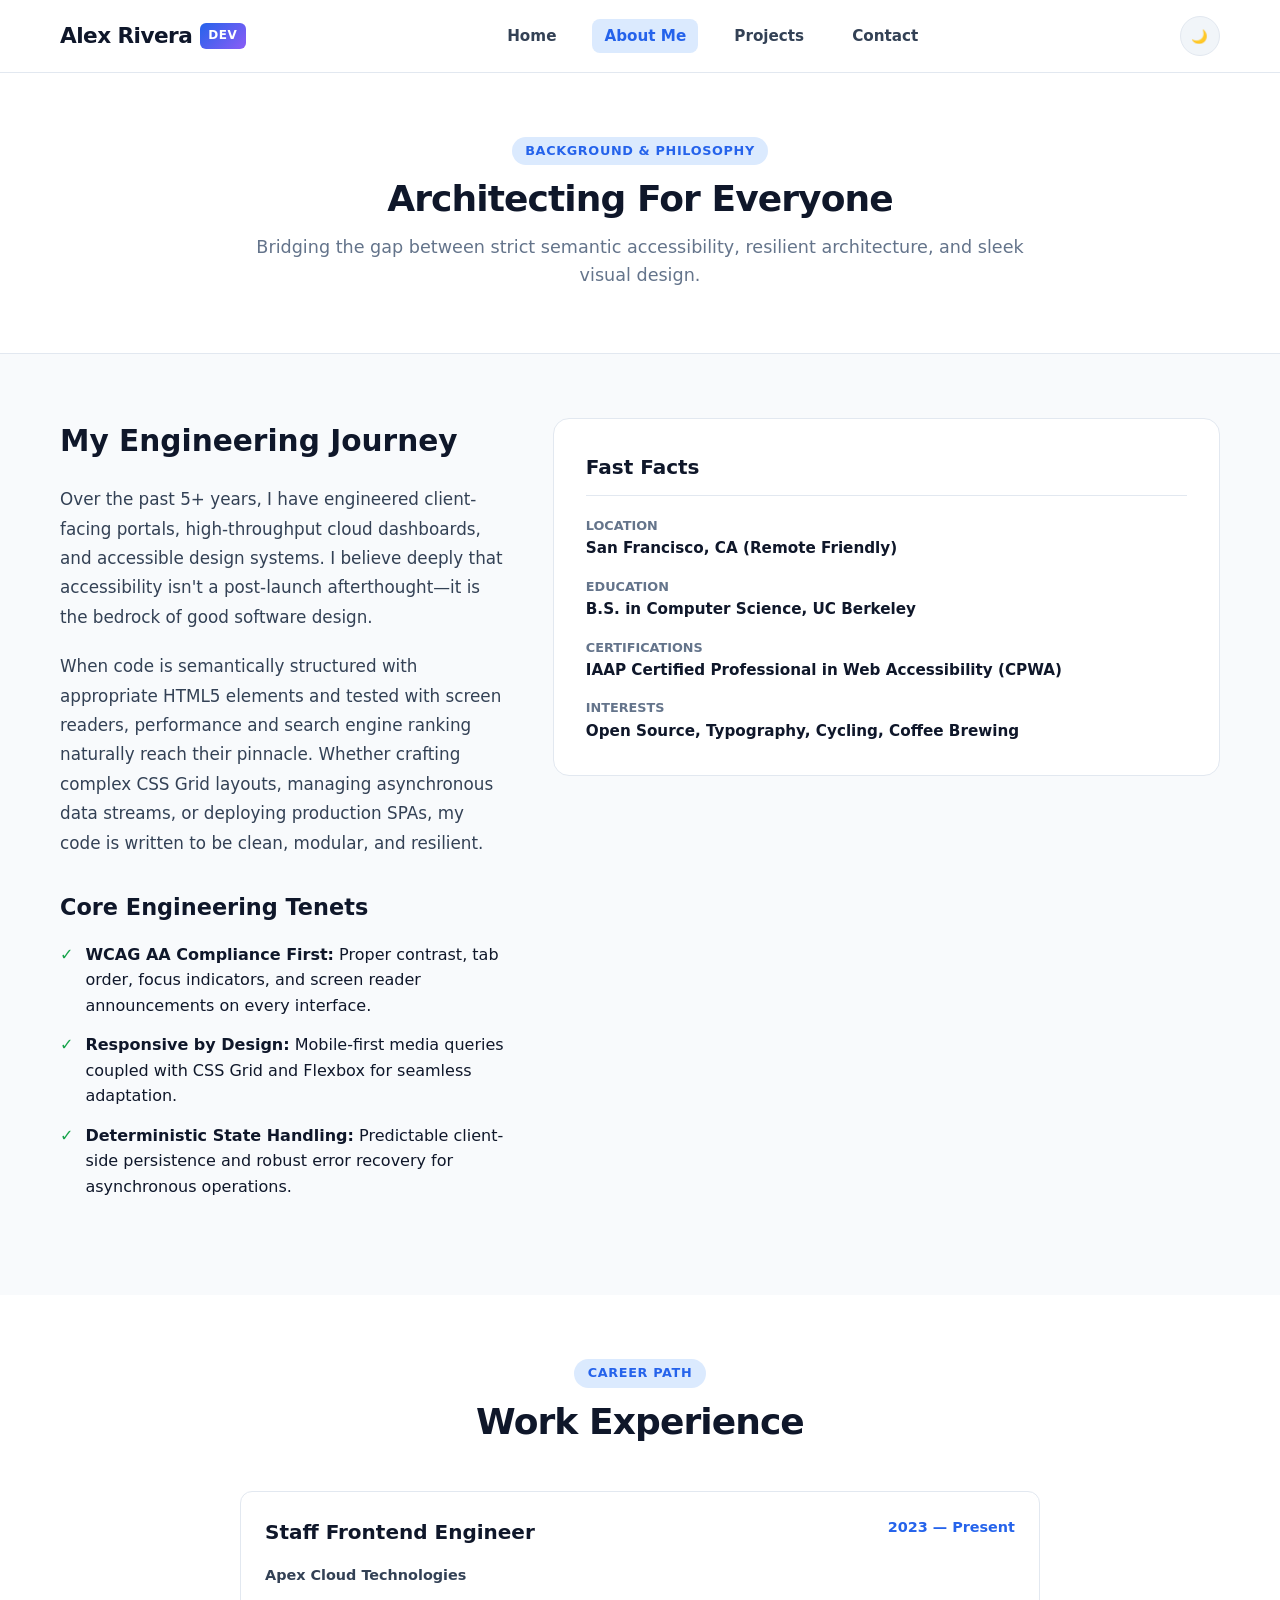
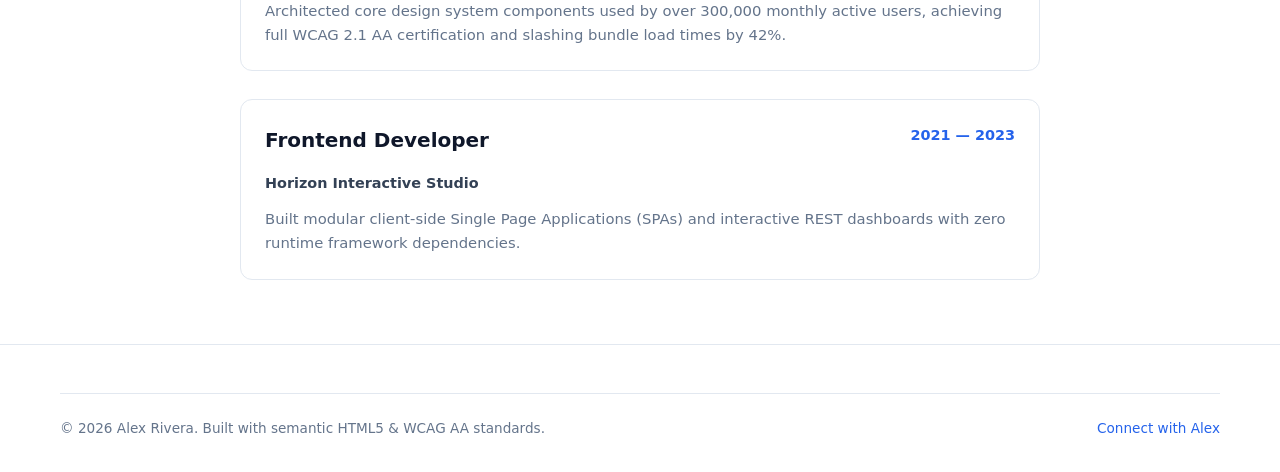
<file: about.html>
<!DOCTYPE html>
<html lang="en" data-theme="light">
<head>
  <meta charset="UTF-8">
  <meta name="viewport" content="width=device-width, initial-scale=1.0">
  
  <title>About Me | Alex Rivera - Senior Full-Stack Engineer</title>
  <meta name="description" content="Learn about Alex Rivera's background, professional experience, engineering philosophy, and technical skills in accessible web development.">
  <meta name="keywords" content="About Alex Rivera, Full-Stack Developer Biography, Frontend Engineer Experience">
  <meta name="author" content="Alex Rivera">
  <link rel="canonical" href="https://alexrivera.dev/about.html">

  <meta property="og:type" content="profile">
  <meta property="og:title" content="About Alex Rivera | Full-Stack Engineer">
  <meta property="og:description" content="Background, engineering ethos, and professional timeline.">
  <link rel="stylesheet" href="css/styles.css">
</head>
<body>

  <a href="#main-content" class="skip-link">Skip to main content</a>

  <header class="site-header" role="banner">
    <div class="container header-inner">
      <a href="index.html" class="brand-logo" aria-label="Alex Rivera Portfolio Home">
        <span>Alex Rivera</span>
        <span class="brand-badge" aria-hidden="true">DEV</span>
      </a>

      <nav id="primary-nav" class="site-nav" role="navigation" aria-label="Main Navigation">
        <ul class="nav-list">
          <li><a href="index.html" class="nav-link">Home</a></li>
          <li><a href="about.html" class="nav-link" aria-current="page">About Me</a></li>
          <li><a href="projects.html" class="nav-link">Projects</a></li>
          <li><a href="contact.html" class="nav-link">Contact</a></li>
        </ul>
      </nav>

      <div class="header-actions">
        <button id="theme-toggle" class="theme-toggle-btn" aria-label="Switch between light and dark mode" type="button">
          <span class="theme-icon" aria-hidden="true">🌙</span>
        </button>
        <button id="mobile-menu-btn" class="mobile-menu-btn" aria-label="Open main menu" aria-expanded="false" aria-controls="primary-nav" type="button">
          <span aria-hidden="true">☰</span>
        </button>
      </div>
    </div>
  </header>

  <main id="main-content" role="main">
    <!-- About Header -->
    <section class="section-py" aria-labelledby="about-title" style="background-color: var(--bg-secondary); border-bottom: 1px solid var(--border-color);">
      <div class="container">
        <div class="section-title-wrap" style="margin-bottom: 0;">
          <span class="section-badge">Background & Philosophy</span>
          <h1 id="about-title" class="section-title">Architecting For Everyone</h1>
          <p class="section-subtitle">Bridging the gap between strict semantic accessibility, resilient architecture, and sleek visual design.</p>
        </div>
      </div>
    </section>

    <!-- Bio & Philosophy Section -->
    <section class="section-py" aria-labelledby="bio-heading">
      <div class="container">
        <div class="contact-layout">
          <!-- Main Narrative Article -->
          <article>
            <h2 id="bio-heading" style="font-size: 1.85rem; margin-bottom: 1.25rem;">My Engineering Journey</h2>
            <p style="font-size: 1.05rem; color: var(--text-secondary); margin-bottom: 1.25rem; line-height: 1.75;">
              Over the past 5+ years, I have engineered client-facing portals, high-throughput cloud dashboards, and accessible design systems. I believe deeply that accessibility isn't a post-launch afterthought—it is the bedrock of good software design.
            </p>
            <p style="font-size: 1.05rem; color: var(--text-secondary); margin-bottom: 1.5rem; line-height: 1.75;">
              When code is semantically structured with appropriate HTML5 elements and tested with screen readers, performance and search engine ranking naturally reach their pinnacle. Whether crafting complex CSS Grid layouts, managing asynchronous data streams, or deploying production SPAs, my code is written to be clean, modular, and resilient.
            </p>

            <h3 style="font-size: 1.4rem; margin-top: 2rem; margin-bottom: 1rem;">Core Engineering Tenets</h3>
            <ul style="list-style-type: none; display: flex; flex-direction: column; gap: 0.85rem; margin-bottom: 2rem;">
              <li style="display: flex; gap: 0.75rem; align-items: flex-start;">
                <span style="color: var(--success); font-weight: bold;">✓</span>
                <span><strong>WCAG AA Compliance First:</strong> Proper contrast, tab order, focus indicators, and screen reader announcements on every interface.</span>
              </li>
              <li style="display: flex; gap: 0.75rem; align-items: flex-start;">
                <span style="color: var(--success); font-weight: bold;">✓</span>
                <span><strong>Responsive by Design:</strong> Mobile-first media queries coupled with CSS Grid and Flexbox for seamless adaptation.</span>
              </li>
              <li style="display: flex; gap: 0.75rem; align-items: flex-start;">
                <span style="color: var(--success); font-weight: bold;">✓</span>
                <span><strong>Deterministic State Handling:</strong> Predictable client-side persistence and robust error recovery for asynchronous operations.</span>
              </li>
            </ul>
          </article>

          <!-- Aside: Highlights & Quick Facts -->
          <aside aria-label="Quick Highlights" style="background: var(--bg-card); border: 1px solid var(--border-color); border-radius: var(--radius-xl); padding: 2rem; height: fit-content;">
            <h3 style="font-size: 1.25rem; margin-bottom: 1.25rem; border-bottom: 1px solid var(--border-color); padding-bottom: 0.75rem;">Fast Facts</h3>
            <dl style="display: grid; grid-template-columns: 1fr; gap: 1rem; font-size: 0.95rem;">
              <div>
                <dt style="color: var(--text-muted); font-size: 0.8rem; text-transform: uppercase; font-weight: 700;">Location</dt>
                <dd style="font-weight: 600; color: var(--text-primary);">San Francisco, CA (Remote Friendly)</dd>
              </div>
              <div>
                <dt style="color: var(--text-muted); font-size: 0.8rem; text-transform: uppercase; font-weight: 700;">Education</dt>
                <dd style="font-weight: 600; color: var(--text-primary);">B.S. in Computer Science, UC Berkeley</dd>
              </div>
              <div>
                <dt style="color: var(--text-muted); font-size: 0.8rem; text-transform: uppercase; font-weight: 700;">Certifications</dt>
                <dd style="font-weight: 600; color: var(--text-primary);">IAAP Certified Professional in Web Accessibility (CPWA)</dd>
              </div>
              <div>
                <dt style="color: var(--text-muted); font-size: 0.8rem; text-transform: uppercase; font-weight: 700;">Interests</dt>
                <dd style="font-weight: 600; color: var(--text-primary);">Open Source, Typography, Cycling, Coffee Brewing</dd>
              </div>
            </dl>
          </aside>
        </div>
      </div>
    </section>

    <!-- Experience Timeline -->
    <section class="section-py" aria-labelledby="experience-heading" style="background-color: var(--bg-secondary);">
      <div class="container">
        <div class="section-title-wrap">
          <span class="section-badge">Career Path</span>
          <h2 id="experience-heading" class="section-title">Work Experience</h2>
        </div>

        <div style="max-width: 800px; margin: 0 auto; display: flex; flex-direction: column; gap: 1.75rem;">
          <article class="skill-card" style="position: relative;">
            <div style="display: flex; justify-content: space-between; flex-wrap: wrap; gap: 0.5rem; margin-bottom: 0.5rem;">
              <h3 style="font-size: 1.25rem;">Staff Frontend Engineer</h3>
              <time datetime="2023" style="color: var(--accent-primary); font-weight: 700; font-size: 0.9rem;">2023 — Present</time>
            </div>
            <p style="font-weight: 600; color: var(--text-secondary); margin-bottom: 0.75rem;">Apex Cloud Technologies</p>
            <p style="color: var(--text-muted); font-size: 0.925rem;">
              Architected core design system components used by over 300,000 monthly active users, achieving full WCAG 2.1 AA certification and slashing bundle load times by 42%.
            </p>
          </article>

          <article class="skill-card" style="position: relative;">
            <div style="display: flex; justify-content: space-between; flex-wrap: wrap; gap: 0.5rem; margin-bottom: 0.5rem;">
              <h3 style="font-size: 1.25rem;">Frontend Developer</h3>
              <time datetime="2021" style="color: var(--accent-primary); font-weight: 700; font-size: 0.9rem;">2021 — 2023</time>
            </div>
            <p style="font-weight: 600; color: var(--text-secondary); margin-bottom: 0.75rem;">Horizon Interactive Studio</p>
            <p style="color: var(--text-muted); font-size: 0.925rem;">
              Built modular client-side Single Page Applications (SPAs) and interactive REST dashboards with zero runtime framework dependencies.
            </p>
          </article>
        </div>
      </div>
    </section>
  </main>

  <footer class="site-footer" role="contentinfo">
    <div class="container">
      <div class="footer-bottom">
        <p>&copy; 2026 Alex Rivera. Built with semantic HTML5 & WCAG AA standards.</p>
        <p><a href="contact.html">Connect with Alex</a></p>
      </div>
    </div>
  </footer>

  <script src="js/main.js"></script>
</body>
</html>
</file>
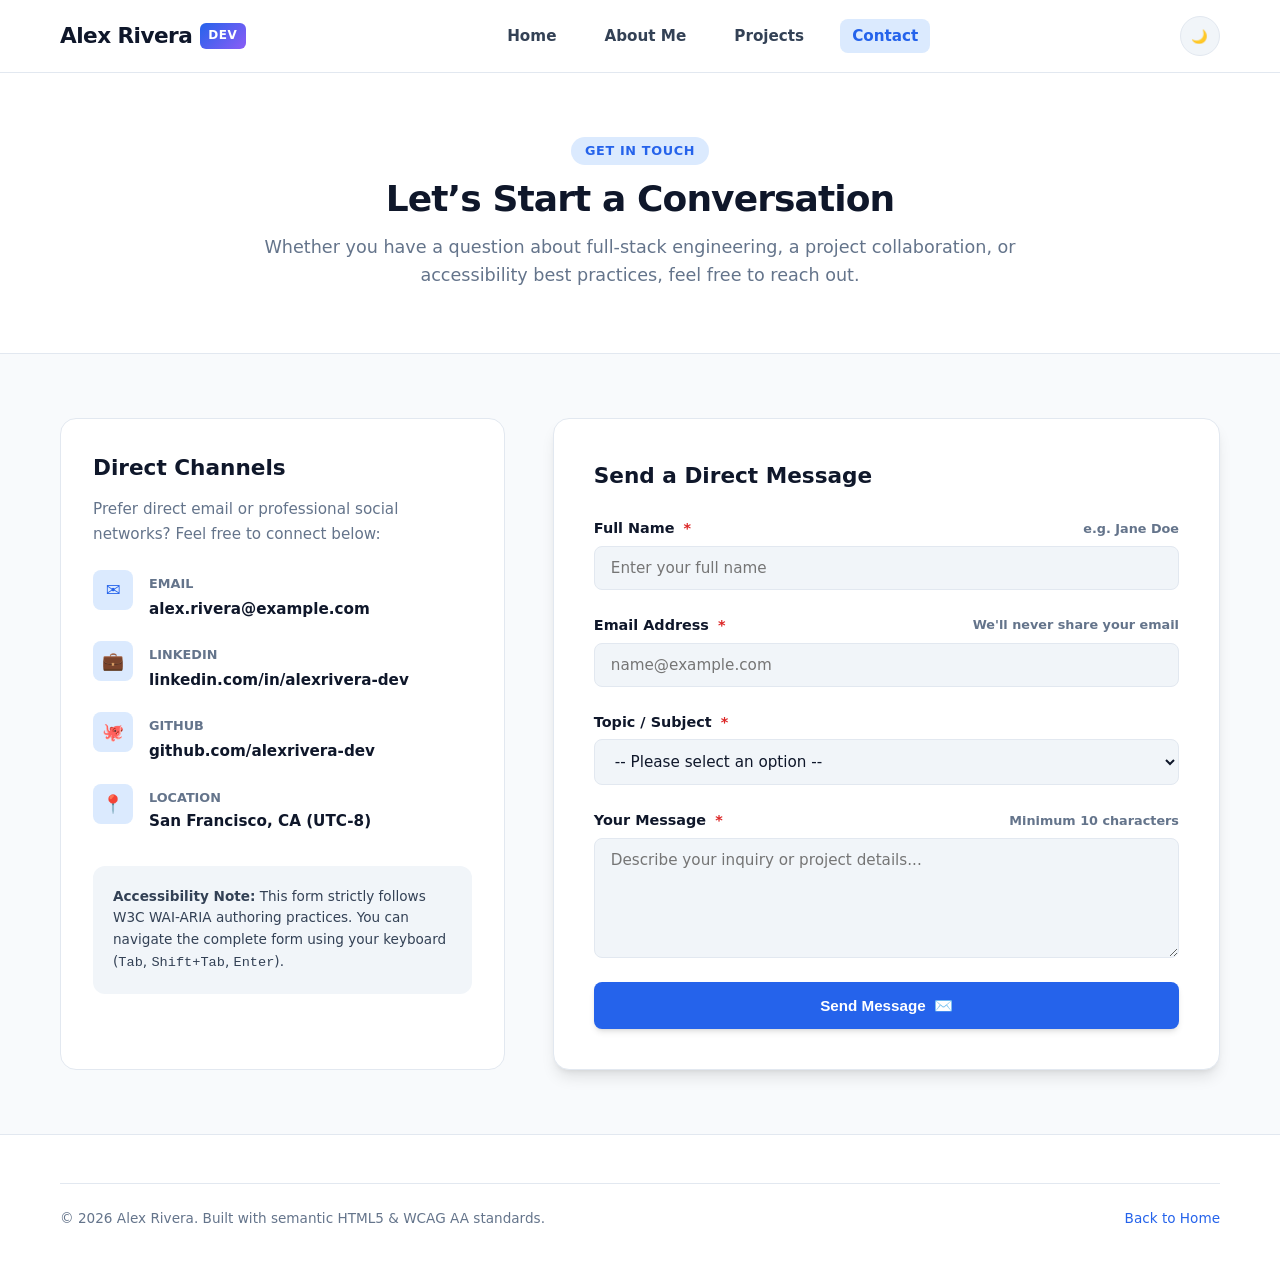
<file: contact.html>
<!DOCTYPE html>
<html lang="en" data-theme="light">
<head>
  <meta charset="UTF-8">
  <meta name="viewport" content="width=device-width, initial-scale=1.0">
  
  <title>Contact Alex Rivera | Accessible Web Engineering Inquiries</title>
  <meta name="description" content="Reach out to Alex Rivera for full-stack engineering opportunities, consultation, or technical inquiries. Accessible, tab-navigable contact form.">
  <meta name="keywords" content="Contact Alex Rivera, Hire Frontend Developer, Full-Stack Engineer Inquiry, Web Development Contact">
  <meta name="author" content="Alex Rivera">
  <link rel="canonical" href="https://alexrivera.dev/contact.html">

  <meta property="og:type" content="website">
  <meta property="og:title" content="Contact Alex Rivera | Accessible Web Engineering">
  <meta property="og:description" content="Send a message or schedule a consultation. Fully accessible and tab-navigable form.">
  <link rel="stylesheet" href="css/styles.css">
</head>
<body>

  <a href="#main-content" class="skip-link">Skip to main content</a>

  <header class="site-header" role="banner">
    <div class="container header-inner">
      <a href="index.html" class="brand-logo" aria-label="Alex Rivera Portfolio Home">
        <span>Alex Rivera</span>
        <span class="brand-badge" aria-hidden="true">DEV</span>
      </a>

      <nav id="primary-nav" class="site-nav" role="navigation" aria-label="Main Navigation">
        <ul class="nav-list">
          <li><a href="index.html" class="nav-link">Home</a></li>
          <li><a href="about.html" class="nav-link">About Me</a></li>
          <li><a href="projects.html" class="nav-link">Projects</a></li>
          <li><a href="contact.html" class="nav-link" aria-current="page">Contact</a></li>
        </ul>
      </nav>

      <div class="header-actions">
        <button id="theme-toggle" class="theme-toggle-btn" aria-label="Switch between light and dark mode" type="button">
          <span class="theme-icon" aria-hidden="true">🌙</span>
        </button>
        <button id="mobile-menu-btn" class="mobile-menu-btn" aria-label="Open main menu" aria-expanded="false" aria-controls="primary-nav" type="button">
          <span aria-hidden="true">☰</span>
        </button>
      </div>
    </div>
  </header>

  <main id="main-content" role="main">
    <section class="section-py" aria-labelledby="contact-heading" style="background-color: var(--bg-secondary); border-bottom: 1px solid var(--border-color);">
      <div class="container">
        <div class="section-title-wrap" style="margin-bottom: 0;">
          <span class="section-badge">Get In Touch</span>
          <h1 id="contact-heading" class="section-title">Let’s Start a Conversation</h1>
          <p class="section-subtitle">Whether you have a question about full-stack engineering, a project collaboration, or accessibility best practices, feel free to reach out.</p>
        </div>
      </div>
    </section>

    <section class="section-py">
      <div class="container">
        <div class="contact-layout">
          
          <!-- Contact Methods & Details Aside -->
          <aside class="contact-info-card" aria-label="Direct contact details">
            <h2 style="font-size: 1.35rem; margin-bottom: 0.75rem;">Direct Channels</h2>
            <p style="color: var(--text-muted); font-size: 0.95rem;">Prefer direct email or professional social networks? Feel free to connect below:</p>

            <ul class="contact-method-list">
              <li class="contact-method-item">
                <div class="contact-icon-bubble" aria-hidden="true">✉️</div>
                <div>
                  <span class="contact-method-label">Email</span>
                  <div><a href="mailto:alex.rivera@example.com" class="contact-method-val">alex.rivera@example.com</a></div>
                </div>
              </li>

              <li class="contact-method-item">
                <div class="contact-icon-bubble" aria-hidden="true">💼</div>
                <div>
                  <span class="contact-method-label">LinkedIn</span>
                  <div><a href="https://linkedin.com" target="_blank" rel="noopener noreferrer" class="contact-method-val">linkedin.com/in/alexrivera-dev</a></div>
                </div>
              </li>

              <li class="contact-method-item">
                <div class="contact-icon-bubble" aria-hidden="true">🐙</div>
                <div>
                  <span class="contact-method-label">GitHub</span>
                  <div><a href="https://github.com" target="_blank" rel="noopener noreferrer" class="contact-method-val">github.com/alexrivera-dev</a></div>
                </div>
              </li>

              <li class="contact-method-item">
                <div class="contact-icon-bubble" aria-hidden="true">📍</div>
                <div>
                  <span class="contact-method-label">Location</span>
                  <div class="contact-method-val">San Francisco, CA (UTC-8)</div>
                </div>
              </li>
            </ul>

            <div style="margin-top: 2rem; padding: 1.25rem; background: var(--bg-tertiary); border-radius: var(--radius-lg); font-size: 0.85rem; color: var(--text-secondary);">
              <strong>Accessibility Note:</strong> This form strictly follows W3C WAI-ARIA authoring practices. You can navigate the complete form using your keyboard (<kbd>Tab</kbd>, <kbd>Shift+Tab</kbd>, <kbd>Enter</kbd>).
            </div>
          </aside>

          <!-- Fully Accessible, Tab-Navigable Contact Form -->
          <section aria-labelledby="form-heading" class="contact-form-container">
            <h2 id="form-heading" style="font-size: 1.35rem; margin-bottom: 1.5rem;">Send a Direct Message</h2>

            <!-- ARIA Live Status Announcement Region -->
            <div id="form-alert" class="alert-box" role="alert" aria-live="polite" tabindex="-1"></div>

            <form id="contact-form" novalidate aria-describedby="form-instructions">
              <p id="form-instructions" class="visually-hidden" style="position: absolute; left: -9999px;">
                All fields marked with an asterisk are required. Error messages will be announced dynamically.
              </p>

              <!-- Full Name Field -->
              <div class="form-group">
                <label for="full-name" class="form-label">
                  <span>Full Name <span class="required-indicator" aria-hidden="true">*</span></span>
                  <span class="form-hint">e.g. Jane Doe</span>
                </label>
                <input 
                  type="text" 
                  id="full-name" 
                  name="fullName" 
                  class="form-input" 
                  required 
                  aria-required="true"
                  aria-describedby="name-error"
                  autocomplete="name"
                  placeholder="Enter your full name"
                >
                <span id="name-error" class="form-error-msg" role="alert" aria-live="polite"></span>
              </div>

              <!-- Email Address Field -->
              <div class="form-group">
                <label for="email-address" class="form-label">
                  <span>Email Address <span class="required-indicator" aria-hidden="true">*</span></span>
                  <span class="form-hint">We'll never share your email</span>
                </label>
                <input 
                  type="email" 
                  id="email-address" 
                  name="emailAddress" 
                  class="form-input" 
                  required 
                  aria-required="true"
                  aria-describedby="email-error"
                  autocomplete="email"
                  placeholder="name@example.com"
                >
                <span id="email-error" class="form-error-msg" role="alert" aria-live="polite"></span>
              </div>

              <!-- Subject Field -->
              <div class="form-group">
                <label for="message-subject" class="form-label">
                  <span>Topic / Subject <span class="required-indicator" aria-hidden="true">*</span></span>
                </label>
                <select 
                  id="message-subject" 
                  name="subject" 
                  class="form-select" 
                  required 
                  aria-required="true"
                  aria-describedby="subject-error"
                >
                  <option value="">-- Please select an option --</option>
                  <option value="project">Project Collaboration / Contract</option>
                  <option value="employment">Full-Time Career Opportunity</option>
                  <option value="consultation">Web Accessibility Audit</option>
                  <option value="other">General Inquiries</option>
                </select>
                <span id="subject-error" class="form-error-msg" role="alert" aria-live="polite"></span>
              </div>

              <!-- Message Body Field -->
              <div class="form-group">
                <label for="message-body" class="form-label">
                  <span>Your Message <span class="required-indicator" aria-hidden="true">*</span></span>
                  <span class="form-hint">Minimum 10 characters</span>
                </label>
                <textarea 
                  id="message-body" 
                  name="message" 
                  class="form-textarea" 
                  rows="5" 
                  required 
                  aria-required="true"
                  aria-describedby="body-error"
                  placeholder="Describe your inquiry or project details..."
                ></textarea>
                <span id="body-error" class="form-error-msg" role="alert" aria-live="polite"></span>
              </div>

              <!-- Submit Button -->
              <button type="submit" class="btn btn-primary" style="width: 100%; padding: 0.85rem;">
                <span>Send Message</span>
                <span aria-hidden="true">✉️</span>
              </button>
            </form>
          </section>

        </div>
      </div>
    </section>
  </main>

  <footer class="site-footer" role="contentinfo">
    <div class="container">
      <div class="footer-bottom">
        <p>&copy; 2026 Alex Rivera. Built with semantic HTML5 & WCAG AA standards.</p>
        <p><a href="index.html">Back to Home</a></p>
      </div>
    </div>
  </footer>

  <script src="js/main.js"></script>
</body>
</html>
</file>
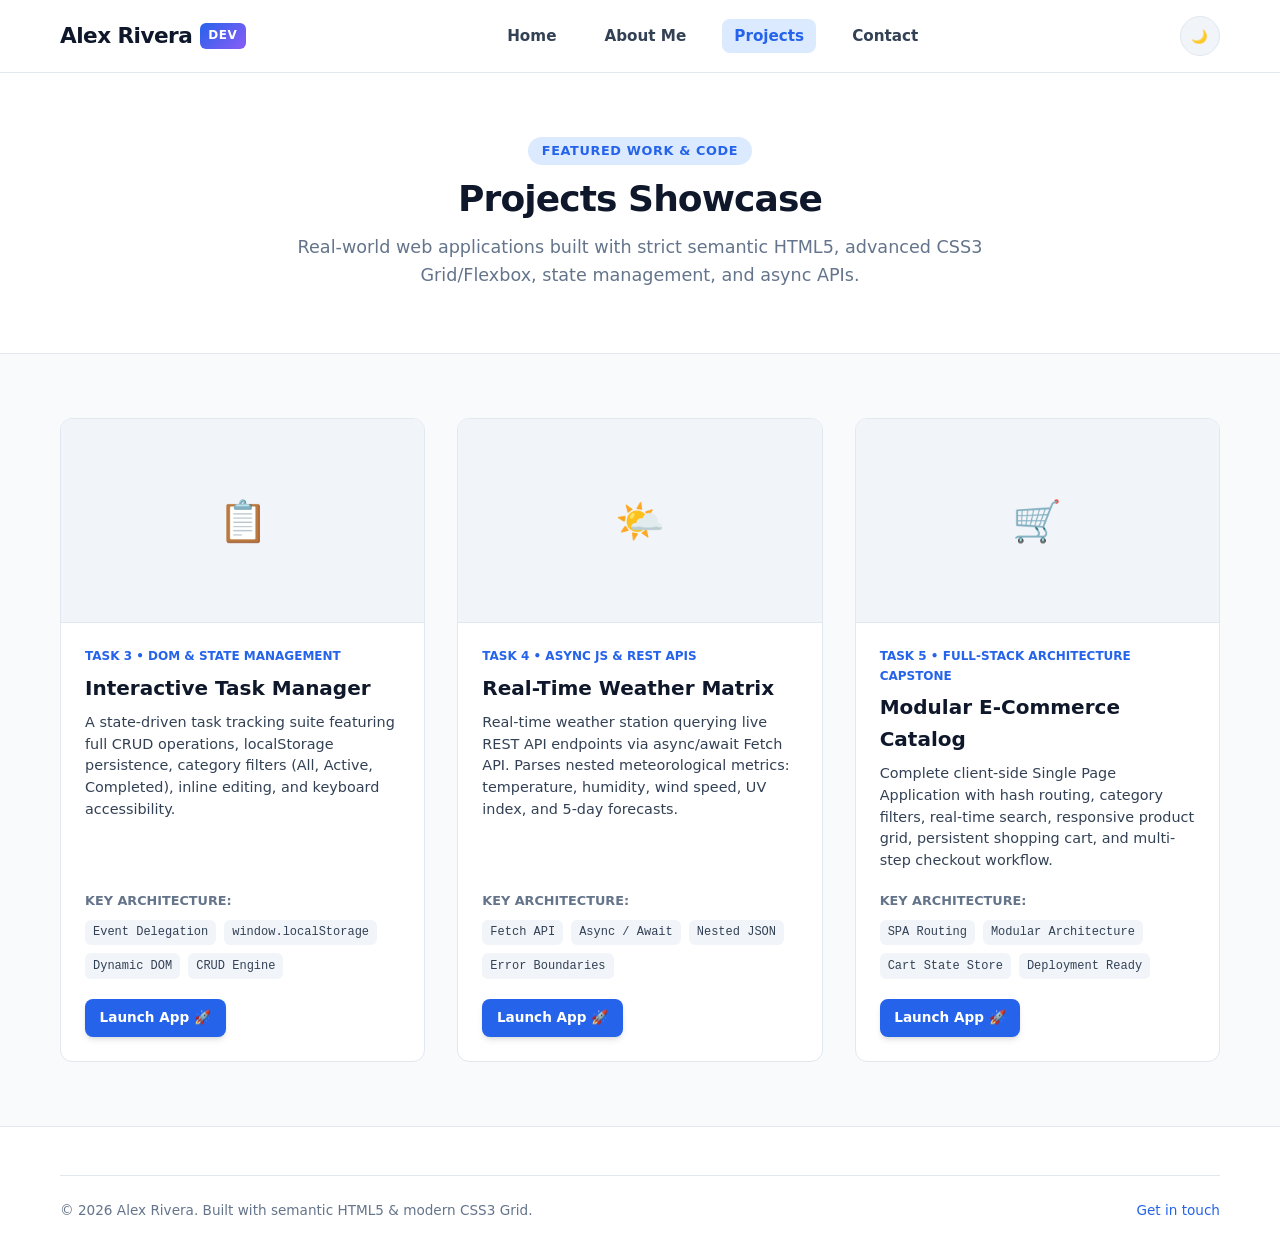
<file: projects.html>
<!DOCTYPE html>
<html lang="en" data-theme="light">
<head>
  <meta charset="UTF-8">
  <meta name="viewport" content="width=device-width, initial-scale=1.0">
  
  <title>Projects & Architecture Portfolio | Alex Rivera</title>
  <meta name="description" content="Explore Alex Rivera's portfolio of web development projects, including interactive state-driven apps, asynchronous REST dashboards, and modular capstone applications.">
  <meta name="keywords" content="Portfolio Projects, Web Development Showcase, JavaScript Apps, CSS Grid Projects">
  <meta name="author" content="Alex Rivera">
  <link rel="canonical" href="https://alexrivera.dev/projects.html">

  <meta property="og:type" content="website">
  <meta property="og:title" content="Projects Portfolio | Alex Rivera">
  <meta property="og:description" content="Explore selected client-side, asynchronous, and modular web applications.">
  <link rel="stylesheet" href="css/styles.css">
</head>
<body>

  <a href="#main-content" class="skip-link">Skip to main content</a>

  <header class="site-header" role="banner">
    <div class="container header-inner">
      <a href="index.html" class="brand-logo" aria-label="Alex Rivera Portfolio Home">
        <span>Alex Rivera</span>
        <span class="brand-badge" aria-hidden="true">DEV</span>
      </a>

      <nav id="primary-nav" class="site-nav" role="navigation" aria-label="Main Navigation">
        <ul class="nav-list">
          <li><a href="index.html" class="nav-link">Home</a></li>
          <li><a href="about.html" class="nav-link">About Me</a></li>
          <li><a href="projects.html" class="nav-link" aria-current="page">Projects</a></li>
          <li><a href="contact.html" class="nav-link">Contact</a></li>
        </ul>
      </nav>

      <div class="header-actions">
        <button id="theme-toggle" class="theme-toggle-btn" aria-label="Switch between light and dark mode" type="button">
          <span class="theme-icon" aria-hidden="true">🌙</span>
        </button>
        <button id="mobile-menu-btn" class="mobile-menu-btn" aria-label="Open main menu" aria-expanded="false" aria-controls="primary-nav" type="button">
          <span aria-hidden="true">☰</span>
        </button>
      </div>
    </div>
  </header>

  <main id="main-content" role="main">
    <section class="section-py" aria-labelledby="portfolio-page-title" style="background-color: var(--bg-secondary); border-bottom: 1px solid var(--border-color);">
      <div class="container">
        <div class="section-title-wrap" style="margin-bottom: 0;">
          <span class="section-badge">Featured Work & Code</span>
          <h1 id="portfolio-page-title" class="section-title">Projects Showcase</h1>
          <p class="section-subtitle">Real-world web applications built with strict semantic HTML5, advanced CSS3 Grid/Flexbox, state management, and async APIs.</p>
        </div>
      </div>
    </section>

    <section class="section-py" aria-labelledby="projects-grid-heading">
      <div class="container">
        <h2 id="projects-grid-heading" class="visually-hidden" style="position: absolute; left: -9999px;">Project List</h2>

        <div class="projects-grid">
          <!-- Project 1: To-Do App (Task 3) -->
          <article class="project-card">
            <div class="project-preview">
              <span class="project-preview-mockup" aria-hidden="true">📋</span>
            </div>
            <div class="project-body">
              <span class="project-category">Task 3 • DOM & State Management</span>
              <h3 class="project-title">Interactive Task Manager</h3>
              <p class="project-desc">A state-driven task tracking suite featuring full CRUD operations, localStorage persistence, category filters (All, Active, Completed), inline editing, and keyboard accessibility.</p>
              
              <h4 style="font-size: 0.8rem; text-transform: uppercase; color: var(--text-muted); margin-bottom: 0.5rem;">Key Architecture:</h4>
              <ul class="project-tags">
                <li class="tag-badge">Event Delegation</li>
                <li class="tag-badge">window.localStorage</li>
                <li class="tag-badge">Dynamic DOM</li>
                <li class="tag-badge">CRUD Engine</li>
              </ul>

              <div class="project-links">
                <a href="../task-3-todo/index.html" class="btn btn-primary project-btn-sm">Launch App 🚀</a>
              </div>
            </div>
          </article>

          <!-- Project 2: Weather Dashboard (Task 4) -->
          <article class="project-card">
            <div class="project-preview">
              <span class="project-preview-mockup" aria-hidden="true">🌤️</span>
            </div>
            <div class="project-body">
              <span class="project-category">Task 4 • Async JS & REST APIs</span>
              <h3 class="project-title">Real-Time Weather Matrix</h3>
              <p class="project-desc">Real-time weather station querying live REST API endpoints via async/await Fetch API. Parses nested meteorological metrics: temperature, humidity, wind speed, UV index, and 5-day forecasts.</p>
              
              <h4 style="font-size: 0.8rem; text-transform: uppercase; color: var(--text-muted); margin-bottom: 0.5rem;">Key Architecture:</h4>
              <ul class="project-tags">
                <li class="tag-badge">Fetch API</li>
                <li class="tag-badge">Async / Await</li>
                <li class="tag-badge">Nested JSON</li>
                <li class="tag-badge">Error Boundaries</li>
              </ul>

              <div class="project-links">
                <a href="../task-4-weather/index.html" class="btn btn-primary project-btn-sm">Launch App 🚀</a>
              </div>
            </div>
          </article>

          <!-- Project 3: Capstone E-Commerce (Task 5) -->
          <article class="project-card">
            <div class="project-preview">
              <span class="project-preview-mockup" aria-hidden="true">🛒</span>
            </div>
            <div class="project-body">
              <span class="project-category">Task 5 • Full-Stack Architecture Capstone</span>
              <h3 class="project-title">Modular E-Commerce Catalog</h3>
              <p class="project-desc">Complete client-side Single Page Application with hash routing, category filters, real-time search, responsive product grid, persistent shopping cart, and multi-step checkout workflow.</p>
              
              <h4 style="font-size: 0.8rem; text-transform: uppercase; color: var(--text-muted); margin-bottom: 0.5rem;">Key Architecture:</h4>
              <ul class="project-tags">
                <li class="tag-badge">SPA Routing</li>
                <li class="tag-badge">Modular Architecture</li>
                <li class="tag-badge">Cart State Store</li>
                <li class="tag-badge">Deployment Ready</li>
              </ul>

              <div class="project-links">
                <a href="../task-5-capstone-ecommerce/index.html" class="btn btn-primary project-btn-sm">Launch App 🚀</a>
              </div>
            </div>
          </article>
        </div>
      </div>
    </section>
  </main>

  <footer class="site-footer" role="contentinfo">
    <div class="container">
      <div class="footer-bottom">
        <p>&copy; 2026 Alex Rivera. Built with semantic HTML5 & modern CSS3 Grid.</p>
        <p><a href="contact.html">Get in touch</a></p>
      </div>
    </div>
  </footer>

  <script src="js/main.js"></script>
</body>
</html>
</file>
<file: css/styles.css>
/* ==========================================================================
   Advanced CSS3 Architecture & Variables (Light / Dark Mode)
   WCAG AA/AAA Compliant Accessibility & Mobile-First Responsive Design
   ========================================================================== */

:root {
  /* Color Palette - Light Theme Default */
  --bg-primary: #f8fafc;
  --bg-secondary: #ffffff;
  --bg-tertiary: #f1f5f9;
  --bg-card: #ffffff;
  --bg-surface: #ffffff;
  --bg-elevated: #ffffff;
  
  --text-primary: #0f172a;
  --text-secondary: #334155;
  --text-muted: #64748b;
  --text-inverted: #f8fafc;
  
  --border-color: #e2e8f0;
  --border-focus: #2563eb;
  
  --accent-primary: #2563eb;
  --accent-hover: #1d4ed8;
  --accent-active: #1e40af;
  --accent-subtle: #dbeafe;
  --accent-contrast: #ffffff;
  
  --success: #16a34a;
  --success-bg: #dcfce7;
  --warning: #d97706;
  --warning-bg: #fef3c7;
  --error: #dc2626;
  --error-bg: #fee2e2;
  
  --shadow-sm: 0 1px 2px 0 rgb(0 0 0 / 0.05);
  --shadow-md: 0 4px 6px -1px rgb(0 0 0 / 0.1), 0 2px 4px -2px rgb(0 0 0 / 0.1);
  --shadow-lg: 0 10px 15px -3px rgb(0 0 0 / 0.1), 0 4px 6px -4px rgb(0 0 0 / 0.1);
  --shadow-xl: 0 20px 25px -5px rgb(0 0 0 / 0.1), 0 8px 10px -6px rgb(0 0 0 / 0.1);

  --font-sans: system-ui, -apple-system, BlinkMacSystemFont, 'Segoe UI', Roboto, Oxygen, Ubuntu, Cantarell, 'Open Sans', 'Helvetica Neue', sans-serif;
  --font-mono: ui-monospace, SFMono-Regular, Menlo, Monaco, Consolas, 'Liberation Mono', 'Courier New', monospace;

  --radius-sm: 0.375rem;
  --radius-md: 0.5rem;
  --radius-lg: 0.75rem;
  --radius-xl: 1rem;
  --radius-full: 9999px;

  --transition-fast: 150ms cubic-bezier(0.4, 0, 0.2, 1);
  --transition-normal: 250ms cubic-bezier(0.4, 0, 0.2, 1);
  --transition-slow: 350ms cubic-bezier(0.4, 0, 0.2, 1);

  --container-max-width: 1200px;
}

/* Dark Theme Variables */
[data-theme="dark"] {
  --bg-primary: #0b0f19;
  --bg-secondary: #111827;
  --bg-tertiary: #1f2937;
  --bg-card: #151e2e;
  --bg-surface: #1a2436;
  --bg-elevated: #223049;

  --text-primary: #f8fafc;
  --text-secondary: #cbd5e1;
  --text-muted: #94a3b8;
  --text-inverted: #0f172a;

  --border-color: #273549;
  --border-focus: #60a5fa;

  --accent-primary: #3b82f6;
  --accent-hover: #60a5fa;
  --accent-active: #93c5fd;
  --accent-subtle: #1e3a8a;
  --accent-contrast: #ffffff;

  --success: #22c55e;
  --success-bg: #14532d;
  --warning: #f59e0b;
  --warning-bg: #78350f;
  --error: #ef4444;
  --error-bg: #7f1d1d;

  --shadow-sm: 0 1px 2px 0 rgb(0 0 0 / 0.5);
  --shadow-md: 0 4px 6px -1px rgb(0 0 0 / 0.4), 0 2px 4px -2px rgb(0 0 0 / 0.4);
  --shadow-lg: 0 10px 15px -3px rgb(0 0 0 / 0.4), 0 4px 6px -4px rgb(0 0 0 / 0.4);
  --shadow-xl: 0 20px 25px -5px rgb(0 0 0 / 0.5), 0 8px 10px -6px rgb(0 0 0 / 0.5);
}

/* ==========================================================================
   CSS Reset & Base Styles
   ========================================================================== */

*, *::before, *::after {
  box-sizing: border-box;
  margin: 0;
  padding: 0;
}

html {
  font-family: var(--font-sans);
  font-size: 100%;
  line-height: 1.6;
  color: var(--text-primary);
  background-color: var(--bg-primary);
  scroll-behavior: smooth;
  -webkit-text-size-adjust: 100%;
}

body {
  min-height: 100vh;
  display: flex;
  flex-direction: column;
  transition: background-color var(--transition-normal), color var(--transition-normal);
}

/* WCAG Accessible Skip Link for screen readers & keyboard navigation */
.skip-link {
  position: absolute;
  top: -100px;
  left: 1rem;
  z-index: 9999;
  background-color: var(--accent-primary);
  color: var(--accent-contrast);
  padding: 0.75rem 1.5rem;
  font-weight: 700;
  text-decoration: none;
  border-radius: var(--radius-md);
  box-shadow: var(--shadow-lg);
  transition: top var(--transition-fast);
}

.skip-link:focus {
  top: 1rem;
  outline: 3px solid var(--border-focus);
  outline-offset: 2px;
}

/* Focus Visible WCAG AA/AAA Compliance */
:focus-visible {
  outline: 3px solid var(--border-focus);
  outline-offset: 3px;
}

img, svg, picture {
  display: block;
  max-width: 100%;
  height: auto;
}

a {
  color: var(--accent-primary);
  text-decoration: none;
  transition: color var(--transition-fast);
}

a:hover {
  color: var(--accent-hover);
  text-decoration: underline;
}

/* ==========================================================================
   Layout Containers & Flexbox / Grid Architecture
   ========================================================================== */

.container {
  width: 100%;
  max-width: var(--container-max-width);
  margin-left: auto;
  margin-right: auto;
  padding-left: 1.25rem;
  padding-right: 1.25rem;
}

/* Flexbox Site Header */
.site-header {
  position: sticky;
  top: 0;
  z-index: 50;
  background-color: var(--bg-surface);
  border-bottom: 1px solid var(--border-color);
  backdrop-filter: blur(12px);
  -webkit-backdrop-filter: blur(12px);
  transition: background-color var(--transition-normal), border-color var(--transition-normal);
}

.header-inner {
  display: flex;
  align-items: center;
  justify-content: space-between;
  height: 4.5rem;
}

.brand-logo {
  display: flex;
  align-items: center;
  gap: 0.5rem;
  font-size: 1.35rem;
  font-weight: 800;
  color: var(--text-primary);
  letter-spacing: -0.025em;
  text-decoration: none;
}

.brand-logo:hover {
  text-decoration: none;
  color: var(--accent-primary);
}

.brand-badge {
  background: linear-gradient(135deg, var(--accent-primary), #8b5cf6);
  color: #fff;
  padding: 0.2rem 0.5rem;
  border-radius: var(--radius-sm);
  font-size: 0.75rem;
  font-weight: 700;
  letter-spacing: 0.05em;
  text-transform: uppercase;
}

/* Flexbox Navigation */
.site-nav {
  display: flex;
  align-items: center;
}

.nav-list {
  display: flex;
  list-style: none;
  align-items: center;
  gap: 1.5rem;
}

.nav-link {
  font-size: 0.95rem;
  font-weight: 600;
  color: var(--text-secondary);
  padding: 0.5rem 0.75rem;
  border-radius: var(--radius-md);
  transition: all var(--transition-fast);
  position: relative;
}

.nav-link:hover {
  color: var(--accent-primary);
  background-color: var(--bg-tertiary);
  text-decoration: none;
}

.nav-link[aria-current="page"] {
  color: var(--accent-primary);
  background-color: var(--accent-subtle);
}

/* Controls: Theme Toggle & Mobile Menu */
.header-actions {
  display: flex;
  align-items: center;
  gap: 0.75rem;
}

.theme-toggle-btn {
  background: var(--bg-tertiary);
  border: 1px solid var(--border-color);
  color: var(--text-primary);
  width: 2.5rem;
  height: 2.5rem;
  border-radius: var(--radius-full);
  display: flex;
  align-items: center;
  justify-content: center;
  cursor: pointer;
  transition: all var(--transition-fast);
}

.theme-toggle-btn:hover {
  background-color: var(--border-color);
  transform: scale(1.05);
}

.mobile-menu-btn {
  display: none;
  background: var(--bg-tertiary);
  border: 1px solid var(--border-color);
  color: var(--text-primary);
  width: 2.5rem;
  height: 2.5rem;
  border-radius: var(--radius-md);
  align-items: center;
  justify-content: center;
  cursor: pointer;
}

/* Main Content Area */
main {
  flex: 1 0 auto;
}

/* Section Common Styling */
.section-py {
  padding-top: 4rem;
  padding-bottom: 4rem;
}

.section-title-wrap {
  text-align: center;
  max-width: 48rem;
  margin: 0 auto 3rem auto;
}

.section-badge {
  display: inline-block;
  padding: 0.25rem 0.85rem;
  font-size: 0.8rem;
  font-weight: 700;
  color: var(--accent-primary);
  background-color: var(--accent-subtle);
  border-radius: var(--radius-full);
  text-transform: uppercase;
  letter-spacing: 0.05em;
  margin-bottom: 0.75rem;
}

.section-title {
  font-size: 2.25rem;
  font-weight: 800;
  letter-spacing: -0.025em;
  color: var(--text-primary);
  line-height: 1.2;
  margin-bottom: 0.75rem;
}

.section-subtitle {
  font-size: 1.1rem;
  color: var(--text-muted);
}

/* Hero Section (CSS Grid 2D layout) */
.hero-section {
  padding-top: 5rem;
  padding-bottom: 5rem;
  background: radial-gradient(circle at top right, var(--accent-subtle), transparent 45%);
}

.hero-grid {
  display: grid;
  grid-template-columns: 1fr;
  gap: 3rem;
  align-items: center;
}

@media (min-width: 768px) {
  .hero-grid {
    grid-template-columns: 1.2fr 0.8fr;
  }
}

.hero-content h1 {
  font-size: clamp(2.2rem, 5vw, 3.5rem);
  font-weight: 900;
  line-height: 1.15;
  color: var(--text-primary);
  margin-bottom: 1.25rem;
  letter-spacing: -0.03em;
}

.text-gradient {
  background: linear-gradient(135deg, var(--accent-primary), #8b5cf6, #ec4899);
  -webkit-background-clip: text;
  -webkit-text-fill-color: transparent;
}

.hero-description {
  font-size: 1.15rem;
  color: var(--text-secondary);
  margin-bottom: 2rem;
  line-height: 1.7;
}

.hero-actions {
  display: flex;
  flex-wrap: wrap;
  gap: 1rem;
  align-items: center;
}

/* Accessible Interactive Buttons */
.btn {
  display: inline-flex;
  align-items: center;
  justify-content: center;
  gap: 0.5rem;
  padding: 0.75rem 1.5rem;
  font-size: 0.95rem;
  font-weight: 700;
  border-radius: var(--radius-md);
  border: 1px solid transparent;
  cursor: pointer;
  transition: all var(--transition-fast);
  text-decoration: none;
}

.btn-primary {
  background-color: var(--accent-primary);
  color: var(--accent-contrast);
  box-shadow: var(--shadow-md);
}

.btn-primary:hover {
  background-color: var(--accent-hover);
  color: var(--accent-contrast);
  text-decoration: none;
  transform: translateY(-2px);
  box-shadow: var(--shadow-lg);
}

.btn-outline {
  background-color: transparent;
  color: var(--text-primary);
  border-color: var(--border-color);
}

.btn-outline:hover {
  background-color: var(--bg-tertiary);
  border-color: var(--text-muted);
  text-decoration: none;
}

/* Hero Visual Avatar / Card */
.hero-visual {
  display: flex;
  justify-content: center;
}

.avatar-card {
  position: relative;
  width: 100%;
  max-width: 340px;
  background: var(--bg-card);
  padding: 1.5rem;
  border-radius: var(--radius-xl);
  border: 1px solid var(--border-color);
  box-shadow: var(--shadow-xl);
  text-align: center;
}

.avatar-img-wrap {
  width: 140px;
  height: 140px;
  margin: 0 auto 1.25rem auto;
  border-radius: var(--radius-full);
  padding: 4px;
  background: linear-gradient(135deg, var(--accent-primary), #8b5cf6);
}

.avatar-img {
  width: 100%;
  height: 100%;
  border-radius: var(--radius-full);
  object-fit: cover;
  background-color: var(--bg-tertiary);
}

.avatar-badge-status {
  display: inline-flex;
  align-items: center;
  gap: 0.4rem;
  font-size: 0.8rem;
  color: var(--success);
  font-weight: 700;
  background-color: var(--success-bg);
  padding: 0.2rem 0.6rem;
  border-radius: var(--radius-full);
  margin-top: 0.5rem;
}

.pulse-dot {
  width: 8px;
  height: 8px;
  border-radius: 50%;
  background-color: var(--success);
}

/* ==========================================================================
   CSS Grid: Skills & Technologies Matrix
   ========================================================================== */

.skills-grid {
  display: grid;
  grid-template-columns: repeat(auto-fill, minmax(240px, 1fr));
  gap: 1.5rem;
}

.skill-card {
  background: var(--bg-card);
  border: 1px solid var(--border-color);
  border-radius: var(--radius-lg);
  padding: 1.5rem;
  transition: transform var(--transition-fast), box-shadow var(--transition-fast), border-color var(--transition-fast);
}

.skill-card:hover {
  transform: translateY(-4px);
  box-shadow: var(--shadow-lg);
  border-color: var(--accent-primary);
}

.skill-icon {
  width: 2.75rem;
  height: 2.75rem;
  border-radius: var(--radius-md);
  background-color: var(--accent-subtle);
  color: var(--accent-primary);
  display: flex;
  align-items: center;
  justify-content: center;
  font-size: 1.35rem;
  margin-bottom: 1rem;
}

.skill-card h3 {
  font-size: 1.15rem;
  margin-bottom: 0.5rem;
  color: var(--text-primary);
}

.skill-card p {
  font-size: 0.9rem;
  color: var(--text-muted);
}

/* ==========================================================================
   CSS Grid: Projects Showcase (2-Dimensional)
   ========================================================================== */

.projects-grid {
  display: grid;
  grid-template-columns: 1fr;
  gap: 2rem;
}

@media (min-width: 640px) {
  .projects-grid {
    grid-template-columns: repeat(2, 1fr);
  }
}

@media (min-width: 1024px) {
  .projects-grid {
    grid-template-columns: repeat(3, 1fr);
  }
}

.project-card {
  background: var(--bg-card);
  border: 1px solid var(--border-color);
  border-radius: var(--radius-lg);
  overflow: hidden;
  display: flex;
  flex-direction: column;
  transition: transform var(--transition-fast), box-shadow var(--transition-fast);
}

.project-card:hover {
  transform: translateY(-6px);
  box-shadow: var(--shadow-xl);
}

.project-preview {
  position: relative;
  aspect-ratio: 16 / 9;
  background-color: var(--bg-tertiary);
  display: flex;
  align-items: center;
  justify-content: center;
  overflow: hidden;
  border-bottom: 1px solid var(--border-color);
}

.project-preview-mockup {
  font-size: 2.5rem;
  color: var(--accent-primary);
}

.project-body {
  padding: 1.5rem;
  display: flex;
  flex-direction: column;
  flex-grow: 1;
}

.project-category {
  font-size: 0.75rem;
  font-weight: 700;
  text-transform: uppercase;
  color: var(--accent-primary);
  margin-bottom: 0.35rem;
}

.project-title {
  font-size: 1.25rem;
  font-weight: 700;
  color: var(--text-primary);
  margin-bottom: 0.5rem;
}

.project-desc {
  font-size: 0.9rem;
  color: var(--text-secondary);
  line-height: 1.5;
  margin-bottom: 1.25rem;
  flex-grow: 1;
}

.project-tags {
  display: flex;
  flex-wrap: wrap;
  gap: 0.5rem;
  margin-bottom: 1.25rem;
  list-style: none;
}

.tag-badge {
  font-size: 0.75rem;
  padding: 0.2rem 0.5rem;
  background-color: var(--bg-tertiary);
  color: var(--text-secondary);
  border-radius: var(--radius-sm);
  font-family: var(--font-mono);
}

.project-links {
  display: flex;
  gap: 0.75rem;
  align-items: center;
}

.project-btn-sm {
  padding: 0.45rem 0.85rem;
  font-size: 0.85rem;
}

/* ==========================================================================
   CSS Grid: Statistics Counter Bar
   ========================================================================== */

.stats-grid {
  display: grid;
  grid-template-columns: repeat(2, 1fr);
  gap: 1.5rem;
  background-color: var(--bg-surface);
  border: 1px solid var(--border-color);
  border-radius: var(--radius-xl);
  padding: 2rem;
  box-shadow: var(--shadow-sm);
  margin-bottom: 4rem;
}

@media (min-width: 768px) {
  .stats-grid {
    grid-template-columns: repeat(4, 1fr);
  }
}

.stat-item {
  text-align: center;
}

.stat-num {
  font-size: 2.25rem;
  font-weight: 900;
  color: var(--accent-primary);
  display: block;
  line-height: 1.1;
}

.stat-label {
  font-size: 0.85rem;
  font-weight: 600;
  color: var(--text-muted);
  text-transform: uppercase;
  letter-spacing: 0.05em;
  margin-top: 0.35rem;
}

/* ==========================================================================
   Accessible Contact Form (Task 1 & 2)
   ========================================================================== */

.contact-layout {
  display: grid;
  grid-template-columns: 1fr;
  gap: 3rem;
}

@media (min-width: 768px) {
  .contact-layout {
    grid-template-columns: 1fr 1.5fr;
  }
}

.contact-info-card {
  background: var(--bg-card);
  border: 1px solid var(--border-color);
  border-radius: var(--radius-xl);
  padding: 2rem;
}

.contact-method-list {
  list-style: none;
  margin-top: 1.5rem;
  display: flex;
  flex-direction: column;
  gap: 1.25rem;
}

.contact-method-item {
  display: flex;
  align-items: flex-start;
  gap: 1rem;
}

.contact-icon-bubble {
  width: 2.5rem;
  height: 2.5rem;
  background: var(--accent-subtle);
  color: var(--accent-primary);
  border-radius: var(--radius-md);
  display: flex;
  align-items: center;
  justify-content: center;
  font-size: 1.1rem;
  flex-shrink: 0;
}

.contact-method-label {
  font-size: 0.8rem;
  text-transform: uppercase;
  color: var(--text-muted);
  font-weight: 700;
}

.contact-method-val {
  font-size: 0.95rem;
  color: var(--text-primary);
  font-weight: 600;
}

.contact-form-container {
  background: var(--bg-card);
  border: 1px solid var(--border-color);
  border-radius: var(--radius-xl);
  padding: 2.5rem;
  box-shadow: var(--shadow-lg);
}

.form-group {
  margin-bottom: 1.5rem;
  display: flex;
  flex-direction: column;
  gap: 0.35rem;
}

.form-label {
  font-size: 0.9rem;
  font-weight: 700;
  color: var(--text-primary);
  display: flex;
  align-items: center;
  justify-content: space-between;
}

.required-indicator {
  color: var(--error);
  font-weight: 800;
  margin-left: 0.25rem;
}

.form-hint {
  font-size: 0.8rem;
  color: var(--text-muted);
}

.form-input,
.form-select,
.form-textarea {
  width: 100%;
  padding: 0.75rem 1rem;
  font-size: 0.95rem;
  font-family: inherit;
  background-color: var(--bg-tertiary);
  color: var(--text-primary);
  border: 1px solid var(--border-color);
  border-radius: var(--radius-md);
  transition: border-color var(--transition-fast), background-color var(--transition-fast), box-shadow var(--transition-fast);
}

.form-input:hover,
.form-select:hover,
.form-textarea:hover {
  border-color: var(--text-muted);
}

.form-input:focus,
.form-select:focus,
.form-textarea:focus {
  outline: none;
  background-color: var(--bg-surface);
  border-color: var(--border-focus);
  box-shadow: 0 0 0 3px var(--accent-subtle);
}

.form-textarea {
  resize: vertical;
  min-height: 120px;
}

.form-error-msg {
  font-size: 0.825rem;
  color: var(--error);
  display: none;
  font-weight: 600;
}

.form-group.has-error .form-input,
.form-group.has-error .form-textarea {
  border-color: var(--error);
}

.form-group.has-error .form-error-msg {
  display: block;
}

/* Accessible ARIA Live Alert Box */
.alert-box {
  padding: 1rem 1.25rem;
  border-radius: var(--radius-md);
  margin-bottom: 1.5rem;
  display: none;
  font-size: 0.925rem;
  font-weight: 600;
}

.alert-box.active {
  display: flex;
  align-items: center;
  gap: 0.75rem;
}

.alert-success {
  background-color: var(--success-bg);
  color: var(--success);
  border: 1px solid var(--success);
}

.alert-error {
  background-color: var(--error-bg);
  color: var(--error);
  border: 1px solid var(--error);
}

/* ==========================================================================
   Footer
   ========================================================================== */

.site-footer {
  background-color: var(--bg-secondary);
  border-top: 1px solid var(--border-color);
  padding: 3rem 0 2rem 0;
  margin-top: auto;
}

.footer-grid {
  display: grid;
  grid-template-columns: 1fr;
  gap: 2rem;
  margin-bottom: 2.5rem;
}

@media (min-width: 640px) {
  .footer-grid {
    grid-template-columns: 2fr 1fr 1fr;
  }
}

.footer-col h4 {
  font-size: 1rem;
  font-weight: 700;
  color: var(--text-primary);
  margin-bottom: 1rem;
}

.footer-nav-list {
  list-style: none;
  display: flex;
  flex-direction: column;
  gap: 0.6rem;
}

.footer-nav-link {
  color: var(--text-muted);
  font-size: 0.9rem;
}

.footer-nav-link:hover {
  color: var(--accent-primary);
  text-decoration: none;
}

.footer-bottom {
  border-top: 1px solid var(--border-color);
  padding-top: 1.5rem;
  display: flex;
  flex-wrap: wrap;
  align-items: center;
  justify-content: space-between;
  gap: 1rem;
  font-size: 0.85rem;
  color: var(--text-muted);
}

/* ==========================================================================
   Mobile Navigation Drawer (Accessible)
   ========================================================================== */

@media (max-width: 767px) {
  .mobile-menu-btn {
    display: flex;
  }

  .site-nav {
    position: fixed;
    top: 4.5rem;
    left: 0;
    right: 0;
    background-color: var(--bg-surface);
    border-bottom: 1px solid var(--border-color);
    padding: 1.5rem;
    box-shadow: var(--shadow-xl);
    transform: translateY(-150%);
    opacity: 0;
    visibility: hidden;
    transition: transform var(--transition-normal), opacity var(--transition-normal), visibility var(--transition-normal);
  }

  .site-nav.is-open {
    transform: translateY(0);
    opacity: 1;
    visibility: visible;
  }

  .nav-list {
    flex-direction: column;
    align-items: stretch;
    gap: 0.5rem;
  }

  .nav-link {
    display: block;
    padding: 0.75rem 1rem;
  }
}

/* ==========================================================================
   Prefers Reduced Motion (WCAG Accessibility Criterion)
   ========================================================================== */

@media (prefers-reduced-motion: reduce) {
  *, *::before, *::after {
    animation-duration: 0.01ms !important;
    animation-iteration-count: 1 !important;
    transition-duration: 0.01ms !important;
    scroll-behavior: auto !important;
  }
}

/* Print Stylesheet */
@media print {
  .site-header, .site-footer, .theme-toggle-btn, .skip-link, .hero-actions {
    display: none !important;
  }
  body {
    background: #fff !important;
    color: #000 !important;
  }
}
</file>
